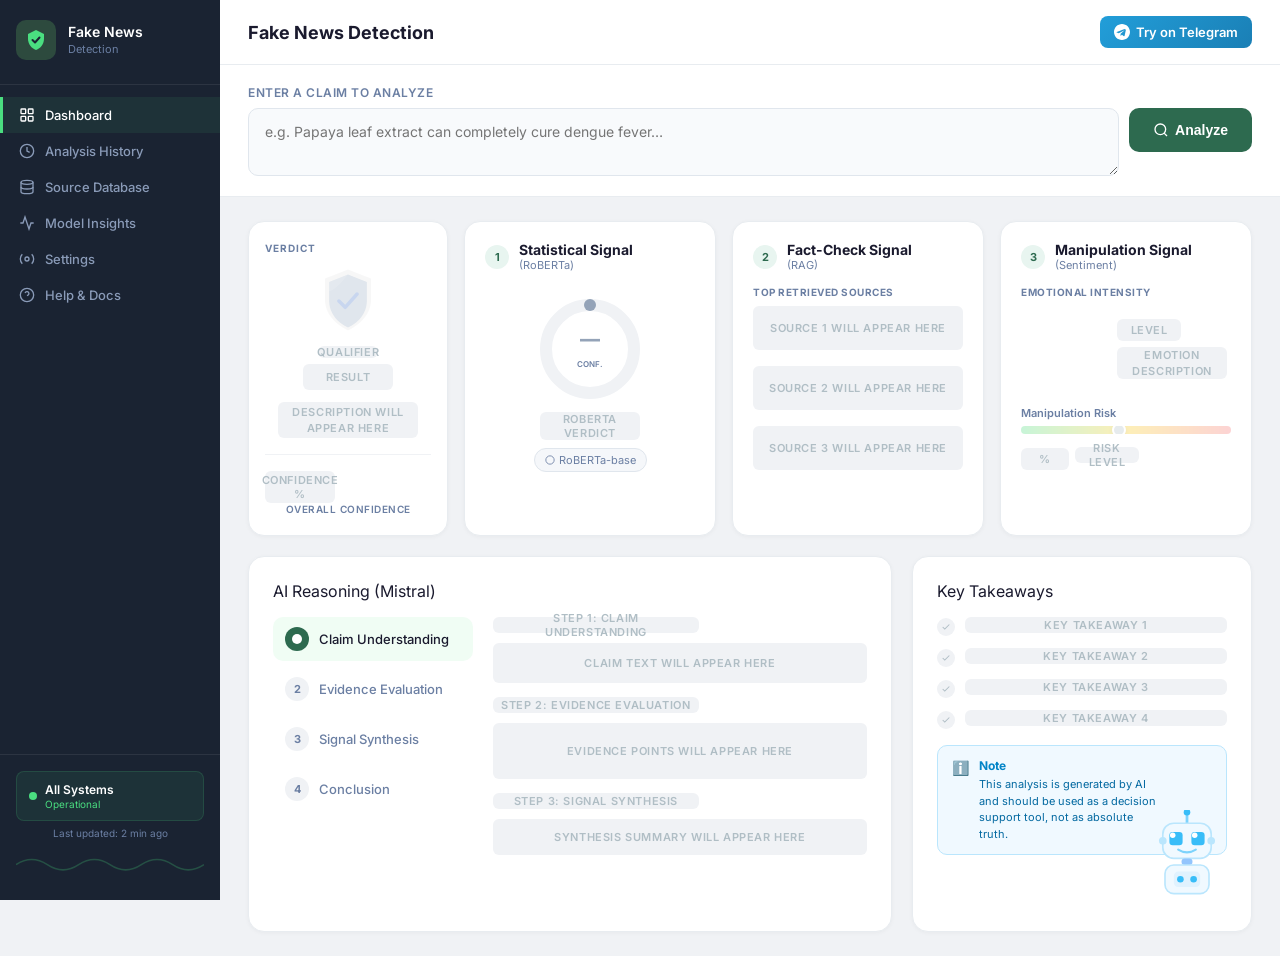
<file: src/api/templates/index.html>
<!DOCTYPE html>
<html lang="en">
<head>
<meta charset="UTF-8">
<meta name="viewport" content="width=device-width, initial-scale=1.0">
<title>Fake News Detection</title>
<link href="https://fonts.googleapis.com/css2?family=Inter:wght@300;400;500;600;700&display=swap" rel="stylesheet">
<style>
  * { margin: 0; padding: 0; box-sizing: border-box; }
  body { font-family: 'Inter', sans-serif; background: #f0f2f5; display: flex; min-height: 100vh; color: #1a1a2e; }

  /* ─── SIDEBAR ─── */
  .sidebar {
    width: 220px; min-height: 100vh; background: #1a2332;
    display: flex; flex-direction: column; padding: 0; position: fixed; left: 0; top: 0; bottom: 0;
    z-index: 100;
  }
  .sidebar-brand {
    display: flex; align-items: center; gap: 12px; padding: 20px 16px 24px;
    border-bottom: 1px solid rgba(255,255,255,0.08);
  }
  .brand-icon {
    width: 40px; height: 40px; background: #2d4a3e; border-radius: 10px;
    display: flex; align-items: center; justify-content: center; flex-shrink: 0;
  }
  .brand-icon svg { width: 24px; height: 24px; }
  .brand-text h2 { color: #fff; font-size: 14px; font-weight: 600; line-height: 1.2; }
  .brand-text p { color: #6b7fa3; font-size: 11px; margin-top: 2px; }

  .sidebar-nav { flex: 1; padding: 12px 0; }
  .nav-item {
    display: flex; align-items: center; gap: 10px; padding: 10px 16px;
    color: #8a9bb8; font-size: 13px; font-weight: 500; cursor: pointer;
    border-radius: 0; transition: all 0.15s; text-decoration: none;
    border-left: 3px solid transparent;
  }
  .nav-item:hover { background: rgba(255,255,255,0.05); color: #c8d6ef; }
  .nav-item.active { background: rgba(74,222,128,0.08); color: #fff; border-left-color: #4ade80; }
  .nav-item svg { width: 16px; height: 16px; flex-shrink: 0; }

  .sidebar-footer { padding: 16px; border-top: 1px solid rgba(255,255,255,0.08); }
  .system-status {
    display: flex; align-items: center; gap: 8px; padding: 10px 12px;
    background: rgba(74,222,128,0.08); border-radius: 8px; border: 1px solid rgba(74,222,128,0.15);
  }
  .status-dot { width: 8px; height: 8px; background: #4ade80; border-radius: 50%; flex-shrink: 0; }
  .status-text h4 { color: #fff; font-size: 12px; font-weight: 600; }
  .status-text p { color: #4ade80; font-size: 10px; margin-top: 1px; }
  .status-updated { color: #6b7fa3; font-size: 10px; margin-top: 6px; text-align: center; }
  .wave-line { margin-top: 10px; opacity: 0.4; }

  /* ─── MAIN CONTENT ─── */
  .main { margin-left: 220px; flex: 1; min-height: 100vh; }

  .topbar {
    background: #fff; padding: 16px 28px; display: flex; align-items: center;
    justify-content: space-between; border-bottom: 1px solid #e8ecf0; position: sticky; top: 0; z-index: 50;
  }
  .topbar h1 { font-size: 18px; font-weight: 700; color: #1a1a2e; }
  .topbar-actions { display: flex; gap: 10px; align-items: center; }
  .btn-telegram {
    display: flex; align-items: center; gap: 6px; padding: 8px 14px;
    background: linear-gradient(135deg, #229ED9, #1a7fb5); border-radius: 8px;
    color: #fff; font-size: 13px; font-weight: 600; text-decoration: none;
    transition: all 0.2s; cursor: pointer; border: none;
  }
  .btn-telegram:hover { opacity: 0.9; transform: translateY(-1px); box-shadow: 0 4px 12px rgba(34,158,217,0.3); }
  .btn-telegram svg { width: 16px; height: 16px; }

  .input-section { background: #fff; padding: 20px 28px; border-bottom: 1px solid #e8ecf0; }
  .input-label { font-size: 12px; font-weight: 600; color: #6b7fa3; text-transform: uppercase; letter-spacing: 0.5px; margin-bottom: 8px; }
  .input-box { display: flex; gap: 10px; align-items: flex-start; }
  .input-box textarea {
    flex: 1; padding: 12px 16px; border: 1.5px solid #e0e6ed; border-radius: 10px;
    font-size: 14px; color: #1a1a2e; font-family: inherit; resize: vertical;
    outline: none; transition: border 0.2s; background: #f8fafc;
    min-height: 52px; max-height: 200px; line-height: 1.5; overflow-y: auto;
  }
  .input-box textarea:focus { border-color: #4ade80; background: #fff; }
  .input-box .btn-analyze { margin-top: 0; align-self: flex-start; }
  .btn-analyze {
    padding: 14px 24px; background: #2d6a4f; border-radius: 10px; color: #fff;
    font-size: 14px; font-weight: 600; border: none; cursor: pointer; transition: all 0.2s;
    white-space: nowrap; display: flex; align-items: center; gap: 6px;
  }
  .btn-analyze:hover { background: #1e4d38; }

  .content { padding: 24px 28px; }
  .results-area { display: block; }
  .results-area.visible { display: block; }

  /* ─── SKELETON / PLACEHOLDER STATE ─── */
  .skeleton-block {
    background: #f0f2f5; border-radius: 6px; display: flex;
    align-items: center; justify-content: center;
  }
  .skeleton-label {
    font-size: 11px; font-weight: 600; color: #b0bec5;
    text-transform: uppercase; letter-spacing: 0.6px; text-align: center;
    padding: 0 8px;
  }
  .placeholder-state { opacity: 1; pointer-events: none; }
  .placeholder-state .verdict-shield svg path#shieldBody { fill: #e0e6ed; }
  .placeholder-state .verdict-shield svg polyline { stroke: #c8d6ef; }
  .placeholder-state .verdict-shield svg path:first-child { fill: rgba(0,0,0,0.03); }

  .top-row { display: grid; grid-template-columns: 200px 1fr 1fr 1fr; gap: 16px; margin-bottom: 20px; align-items: stretch; }

  .verdict-card {
    background: #fff; border-radius: 16px; padding: 20px 16px;
    display: flex; flex-direction: column; align-items: center; text-align: center;
    border: 1px solid #e8ecf0; box-shadow: 0 1px 4px rgba(0,0,0,0.04); min-width: 0;
  }
  .verdict-title { font-size: 10px; font-weight: 700; color: #6b7fa3; text-transform: uppercase; letter-spacing: 1px; margin-bottom: 12px; width: 100%; text-align: left; }
  .verdict-shield { width: 70px; height: 70px; display: flex; align-items: center; justify-content: center; margin-bottom: 10px; position: relative; }
  .verdict-shield svg { width: 70px; height: 70px; }
  .verdict-label { font-size: 10px; color: #f59e0b; font-weight: 700; text-transform: uppercase; letter-spacing: 1px; }
  .verdict-main { font-size: 20px; font-weight: 800; color: #1a1a2e; margin-top: 2px; word-break: break-word; max-width: 100%; }
  .verdict-desc { font-size: 11px; color: #6b7fa3; margin-top: 6px; line-height: 1.5; max-width: 100%; }
  .verdict-confidence { margin-top: 16px; padding-top: 16px; border-top: 1px solid #f0f2f5; width: 100%; }
  .verdict-confidence.spacious { margin-top: 24px; padding-top: 20px; }
  .confidence-num { font-size: 26px; font-weight: 800; color: #1a1a2e; }
  .confidence-label { font-size: 10px; color: #6b7fa3; text-transform: uppercase; letter-spacing: 0.5px; font-weight: 600; }

  .signal-card {
    background: #fff; border: 1px solid #e8ecf0; border-radius: 16px; padding: 20px;
    box-shadow: 0 1px 4px rgba(0,0,0,0.04); display: flex; flex-direction: column; min-width: 0;
  }
  .signal-header { display: flex; align-items: center; gap: 10px; margin-bottom: 14px; }
  .signal-num {
    width: 24px; height: 24px; border-radius: 50%; background: #e8f5f0;
    display: flex; align-items: center; justify-content: center;
    font-size: 11px; font-weight: 700; color: #2d6a4f; flex-shrink: 0;
  }
  .signal-name { font-size: 14px; font-weight: 700; color: #1a1a2e; line-height: 1.1; }
  .signal-sub { font-size: 11px; color: #6b7fa3; margin-top: 1px; }

  .source-link {
    text-decoration: none; cursor: pointer;
    transition: background 0.15s, border-color 0.15s, transform 0.1s;
    display: flex;
  }
  .source-link:hover { background: #f0fdf4 !important; border-color: #86efac !important; transform: translateX(2px); }
  .source-link:hover .source-name { color: #166534; text-decoration: underline; }
  .source-link::after { content: '↗'; font-size: 10px; color: #6b7fa3; margin-left: auto; padding-left: 6px; align-self: center; flex-shrink: 0; }

  .donut-wrap { display: flex; flex-direction: column; align-items: center; margin: 8px 0; }
  .donut { position: relative; width: 110px; height: 110px; }
  .donut svg { transform: rotate(-90deg); }
  .donut-center { position: absolute; top: 50%; left: 50%; transform: translate(-50%,-50%); text-align: center; }
  .donut-pct { font-size: 20px; font-weight: 800; color: #1a1a2e; display: block; }
  .donut-lbl { font-size: 8px; color: #6b7fa3; font-weight: 600; text-transform: uppercase; }
  .donut-desc { font-size: 12px; color: #1a1a2e; text-align: center; margin-top: 8px; font-weight: 500; }
  .donut-model { display: inline-flex; align-items: center; gap: 4px; margin-top: 8px; background: #f5f7fa; border: 1px solid #e0e6ed; border-radius: 20px; padding: 4px 10px; font-size: 11px; color: #6b7fa3; }

  .sources-list { display: flex; flex-direction: column; gap: 8px; }
  .source-item {
    display: flex; align-items: center; justify-content: space-between;
    padding: 8px 10px; background: #f8fafc; border-radius: 8px; border: 1px solid #e8ecf0;
  }
  .source-name { font-size: 12px; font-weight: 600; color: #1a1a2e; }
  .source-snippet { font-size: 10px; color: #6b7fa3; margin-top: 2px; }
  .trust-score { display: flex; flex-direction: column; align-items: flex-end; gap: 2px; }
  .trust-num { font-size: 16px; font-weight: 800; color: #1a1a2e; }
  .trust-badge { font-size: 9px; font-weight: 700; padding: 1px 6px; border-radius: 4px; }
  .trust-high { background: #dcfce7; color: #166534; }
  .trust-med { background: #fef9c3; color: #854d0e; }
  .view-all-btn {
    display: flex; align-items: center; justify-content: center; gap: 5px; margin-top: 10px;
    padding: 8px; border: 1px solid #e0e6ed; border-radius: 8px; width: 100%;
    font-size: 12px; color: #2d6a4f; font-weight: 600; cursor: pointer; background: none; transition: background 0.15s;
  }
  .view-all-btn:hover { background: #f0fdf4; }

  .emotion-icon { font-size: 32px; margin-bottom: 6px; }
  .emotion-level { font-size: 18px; font-weight: 800; color: #f59e0b; }
  .emotion-desc { font-size: 11px; color: #6b7fa3; margin-top: 4px; line-height: 1.5; }
  .manip-risk-label { font-size: 11px; font-weight: 600; color: #6b7fa3; margin-top: 14px; margin-bottom: 6px; }
  .risk-bar-wrap { position: relative; height: 8px; background: linear-gradient(to right, #4ade80, #facc15, #f87171); border-radius: 4px; overflow: hidden; }
  .risk-indicator { position: absolute; right: 8%; top: -3px; width: 14px; height: 14px; background: #ef4444; border-radius: 50%; border: 2px solid #fff; box-shadow: 0 1px 4px rgba(0,0,0,0.2); }
  .risk-pct { font-size: 16px; font-weight: 800; color: #ef4444; margin-top: 8px; }
  .risk-lbl { font-size: 10px; color: #ef4444; font-weight: 600; }

  .bottom-row { display: grid; grid-template-columns: 1fr 340px; gap: 20px; }

  .reasoning-card {
    background: #fff; border-radius: 16px; padding: 24px;
    border: 1px solid #e8ecf0; box-shadow: 0 1px 4px rgba(0,0,0,0.04);
  }
  .reasoning-layout { display: grid; grid-template-columns: 200px 1fr; gap: 20px; margin-top: 16px; }

  .steps-nav { display: flex; flex-direction: column; gap: 6px; }
  .step-item { display: flex; align-items: center; gap: 10px; padding: 10px 12px; border-radius: 10px; cursor: pointer; transition: background 0.15s; }
  .step-item.active { background: #f0fdf4; }
  .step-num { width: 24px; height: 24px; border-radius: 50%; display: flex; align-items: center; justify-content: center; font-size: 11px; font-weight: 700; flex-shrink: 0; }
  .step-num.active { background: #2d6a4f; color: #fff; }
  .step-num.inactive { background: #f0f2f5; color: #6b7fa3; }
  .step-label { font-size: 13px; color: #1a1a2e; font-weight: 500; }
  .step-item:not(.active) .step-label { color: #6b7fa3; }

  .reasoning-content h3 { font-size: 14px; font-weight: 700; color: #2d6a4f; margin-bottom: 6px; }
  .reasoning-content p { font-size: 13px; color: #374151; line-height: 1.6; margin-bottom: 12px; }
  .reasoning-content ul { list-style: none; padding: 0; }
  .reasoning-content li { font-size: 13px; color: #374151; line-height: 1.6; padding: 4px 0; display: flex; align-items: flex-start; gap: 8px; }
  .reasoning-content li::before { content: '•'; color: #2d6a4f; font-weight: 700; flex-shrink: 0; margin-top: 1px; }
  .fake-link { color: #ef4444; font-weight: 700; text-decoration: underline; }

  .takeaways-card {
    background: #fff; border-radius: 16px; padding: 24px;
    border: 1px solid #e8ecf0; box-shadow: 0 1px 4px rgba(0,0,0,0.04); overflow: visible;
  }
  .takeaway-list { margin-top: 16px; display: flex; flex-direction: column; gap: 12px; }
  .takeaway-item { display: flex; align-items: flex-start; gap: 10px; }
  .check-icon { width: 18px; height: 18px; background: #dcfce7; border-radius: 50%; display: flex; align-items: center; justify-content: center; flex-shrink: 0; margin-top: 1px; }
  .check-icon svg { width: 10px; height: 10px; stroke: #16a34a; stroke-width: 2.5; fill: none; }
  .takeaway-text { font-size: 13px; color: #374151; line-height: 1.5; }

  .note-box {
    margin-top: 16px; margin-bottom: 52px; background: #f0f9ff; border: 1px solid #bae6fd; border-radius: 10px;
    padding: 12px 70px 12px 14px; display: flex; gap: 10px; align-items: flex-start; position: relative;
  }
  .note-icon { color: #0284c7; font-size: 14px; flex-shrink: 0; margin-top: 1px; }
  .note-label { font-size: 12px; font-weight: 700; color: #0284c7; margin-bottom: 3px; }
  .note-text { font-size: 11px; color: #0369a1; line-height: 1.5; }
  .bot-avatar { position: absolute; bottom: -44px; right: 6px; width: 66px; height: 88px; display: flex; align-items: flex-end; justify-content: center; overflow: visible; }
</style>
</head>
<body>

<aside class="sidebar">
  <div class="sidebar-brand">
    <div class="brand-icon">
      <svg viewBox="0 0 24 24" fill="none">
        <path d="M12 2L4 6v5c0 5 3.5 9.5 8 11 4.5-1.5 8-6 8-11V6L12 2z" fill="#4ade80"/>
        <polyline points="8.5 12 11 14.5 15.5 9.5" stroke="#1a2332" stroke-width="2" stroke-linecap="round" stroke-linejoin="round"/>
      </svg>
    </div>
    <div class="brand-text">
      <h2>Fake News</h2>
      <p>Detection</p>
    </div>
  </div>
  <nav class="sidebar-nav">
    <a class="nav-item active" href="#">
      <svg viewBox="0 0 24 24" fill="none" stroke="currentColor" stroke-width="2"><rect x="3" y="3" width="7" height="7" rx="1"/><rect x="14" y="3" width="7" height="7" rx="1"/><rect x="3" y="14" width="7" height="7" rx="1"/><rect x="14" y="14" width="7" height="7" rx="1"/></svg>
      Dashboard
    </a>
    <a class="nav-item" href="#">
      <svg viewBox="0 0 24 24" fill="none" stroke="currentColor" stroke-width="2"><circle cx="12" cy="12" r="10"/><polyline points="12 6 12 12 16 14"/></svg>
      Analysis History
    </a>
    <a class="nav-item" href="#">
      <svg viewBox="0 0 24 24" fill="none" stroke="currentColor" stroke-width="2"><ellipse cx="12" cy="5" rx="9" ry="3"/><path d="M21 12c0 1.66-4 3-9 3s-9-1.34-9-3"/><path d="M3 5v14c0 1.66 4 3 9 3s9-1.34 9-3V5"/></svg>
      Source Database
    </a>
    <a class="nav-item" href="#">
      <svg viewBox="0 0 24 24" fill="none" stroke="currentColor" stroke-width="2"><polyline points="22 12 18 12 15 21 9 3 6 12 2 12"/></svg>
      Model Insights
    </a>
    <a class="nav-item" href="#">
      <svg viewBox="0 0 24 24" fill="none" stroke="currentColor" stroke-width="2"><circle cx="12" cy="12" r="3"/><path d="M19.07 4.93a10 10 0 0 1 0 14.14"/><path d="M4.93 4.93a10 10 0 0 0 0 14.14"/></svg>
      Settings
    </a>
    <a class="nav-item" href="#">
      <svg viewBox="0 0 24 24" fill="none" stroke="currentColor" stroke-width="2"><circle cx="12" cy="12" r="10"/><path d="M9.09 9a3 3 0 0 1 5.83 1c0 2-3 3-3 3"/><line x1="12" y1="17" x2="12.01" y2="17"/></svg>
      Help &amp; Docs
    </a>
  </nav>
  <div class="sidebar-footer">
    <div class="system-status">
      <div class="status-dot"></div>
      <div class="status-text">
        <h4>All Systems</h4>
        <p>Operational</p>
      </div>
    </div>
    <p class="status-updated">Last updated: 2 min ago</p>
    <svg class="wave-line" viewBox="0 0 180 30" fill="none" xmlns="http://www.w3.org/2000/svg">
      <path d="M0 15 Q15 5 30 15 Q45 25 60 15 Q75 5 90 15 Q105 25 120 15 Q135 5 150 15 Q165 25 180 15" stroke="#4ade80" stroke-width="1.5" fill="none" opacity="0.6"/>
    </svg>
  </div>
</aside>

<main class="main">
  <div class="topbar">
    <h1>Fake News Detection</h1>
    <div class="topbar-actions">
      <a href="https://t.me/YourBotUsername" target="_blank" class="btn-telegram">
        <svg viewBox="0 0 24 24" fill="currentColor"><path d="M12 0C5.37 0 0 5.37 0 12s5.37 12 12 12 12-5.37 12-12S18.63 0 12 0zm5.94 8.17l-2.04 9.6c-.15.67-.54.84-1.09.52l-3-2.21-1.45 1.4c-.16.16-.3.3-.61.3l.21-3.04 5.54-5.01c.24-.21-.05-.33-.37-.12L7.06 13.7l-2.95-.92c-.64-.2-.65-.64.13-.95l11.53-4.45c.53-.19 1 .13.17.79z"/></svg>
        Try on Telegram
      </a>
    </div>
  </div>

  <div class="input-section">
    <div class="input-label">Enter a claim to analyze</div>
    <div class="input-box">
      <textarea placeholder="e.g. Papaya leaf extract can completely cure dengue fever…" id="claimInput"></textarea>
      <button class="btn-analyze" id="analyzeBtn" onclick="analyzeClick()">
        <svg viewBox="0 0 24 24" fill="none" stroke="currentColor" stroke-width="2" width="16" height="16"><circle cx="11" cy="11" r="8"/><line x1="21" y1="21" x2="16.65" y2="16.65"/></svg>
        Analyze
      </button>
    </div>
  </div>

  <div class="content">
    <div class="results-area" id="resultsArea">
    <div class="top-row">
      <div class="verdict-card placeholder-state" id="verdictCard">
        <div class="verdict-title">VERDICT</div>
        <div class="verdict-shield" id="verdictShield">
          <svg viewBox="0 0 90 100" fill="none">
            <path d="M45 5 L12 18 L12 48 C12 68 27 84 45 92 C63 84 78 68 78 48 L78 18 Z" fill="rgba(74,222,128,0.18)"/>
            <path id="shieldBody" d="M45 12 L18 23 L18 50 C18 67 30 81 45 88 C60 81 72 67 72 50 L72 23 Z" fill="#e0e6ed"/>
            <path d="M45 12 L18 23 L18 36 C28 34 38 20 45 12Z" fill="rgba(255,255,255,0.15)"/>
            <polyline points="32,50 41,59 58,40" stroke="#c8d6ef" stroke-width="5" stroke-linecap="round" stroke-linejoin="round" fill="none"/>
          </svg>
        </div>
        <div class="verdict-label" id="verdictLabel">
          <div class="skeleton-block" style="width:60px;height:12px;"><span class="skeleton-label">Qualifier</span></div>
        </div>
        <div class="verdict-main" id="verdictMain">
          <div class="skeleton-block" style="width:90px;height:26px;margin-top:4px;"><span class="skeleton-label">Result</span></div>
        </div>
        <div class="verdict-desc" id="verdictDesc">
          <div class="skeleton-block" style="width:140px;height:36px;margin-top:6px;"><span class="skeleton-label">Description will appear here</span></div>
        </div>
        <div class="verdict-confidence" id="verdictConfidence">
          <div class="confidence-num" id="confidenceNum">
            <div class="skeleton-block" style="width:70px;height:32px;"><span class="skeleton-label">Confidence %</span></div>
          </div>
          <div class="confidence-label">Overall Confidence</div>
        </div>
      </div>


      <!-- ① Statistical Signal (RoBERTa) -->
      <div class="signal-card">
            <div class="signal-header">
              <div class="signal-num">1</div>
              <div>
                <div class="signal-name">Statistical Signal</div>
                <div class="signal-sub">(RoBERTa)</div>
              </div>
            </div>
            <div class="donut-wrap" id="robertaGaugeWrap">
              <div class="donut" id="robertaDonut">
                <svg width="110" height="110" viewBox="0 0 110 110" style="transform:rotate(-90deg);">
                  <circle cx="55" cy="55" r="44" fill="none" stroke="#f0f2f5" stroke-width="12"/>
                  <circle id="robertaArc" cx="55" cy="55" r="44" fill="none"
                    stroke="#94a3b8" stroke-width="12"
                    stroke-dasharray="0 276.46" stroke-linecap="round"/>
                </svg>
                <div class="donut-center">
                  <span class="donut-pct" id="robertaPct" style="color:#94a3b8;">—</span>
                  <span class="donut-lbl">Conf.</span>
                </div>
              </div>
              <div class="donut-desc" id="robertaDesc">
                <div class="skeleton-block" style="width:100px;height:28px;"><span class="skeleton-label">RoBERTa verdict</span></div>
              </div>
              <div class="donut-model">
                <svg viewBox="0 0 24 24" width="10" height="10" fill="none" stroke="currentColor" stroke-width="2"><circle cx="12" cy="12" r="10"/></svg>
                RoBERTa-base
              </div>
            </div>
          </div><!-- /signal-card roberta -->

      <!-- ② Fact-Check Signal (RAG) -->
      <div class="signal-card">
            <div class="signal-header">
              <div class="signal-num">2</div>
              <div>
                <div class="signal-name">Fact-Check Signal</div>
                <div class="signal-sub">(RAG)</div>
              </div>
            </div>
            <div style="font-size:10px;font-weight:700;color:#6b7fa3;text-transform:uppercase;letter-spacing:0.5px;margin-bottom:8px;">Top Retrieved Sources</div>
            <div class="sources-list" id="sourcesList">
              <div class="skeleton-block" style="height:44px;"><span class="skeleton-label">Source 1 will appear here</span></div>
              <div class="skeleton-block" style="height:44px;margin-top:8px;"><span class="skeleton-label">Source 2 will appear here</span></div>
              <div class="skeleton-block" style="height:44px;margin-top:8px;"><span class="skeleton-label">Source 3 will appear here</span></div>
            </div>
          </div><!-- /signal-card rag -->

      <!-- ③ Manipulation Signal (Sentiment) -->
          <div class="signal-card">
            <div class="signal-header">
              <div class="signal-num">3</div>
              <div>
                <div class="signal-name">Manipulation Signal</div>
                <div class="signal-sub">(Sentiment)</div>
              </div>
            </div>
            <div style="font-size:10px;font-weight:700;color:#6b7fa3;text-transform:uppercase;letter-spacing:0.5px;margin-bottom:8px;">Emotional Intensity</div>
            <div style="display:flex;align-items:center;gap:10px;">
              <div id="weatherIconWrap" style="flex-shrink:0;width:86px;height:86px;display:flex;align-items:center;justify-content:center;opacity:0.25;"></div>
              <div>
                <div class="emotion-level" id="emotionLevel">
                  <div class="skeleton-block" style="width:64px;height:22px;"><span class="skeleton-label">Level</span></div>
                </div>
                <div class="emotion-desc" id="emotionDesc">
                  <div class="skeleton-block" style="width:110px;height:32px;margin-top:6px;"><span class="skeleton-label">Emotion description</span></div>
                </div>
              </div>
            </div>
            <div class="manip-risk-label">Manipulation Risk</div>
            <div class="risk-bar-wrap" style="opacity:0.3;">
              <div class="risk-indicator" id="riskIndicator" style="right:50%;background:#b0bec5;"></div>
            </div>
            <div style="display:flex;align-items:center;gap:6px;margin-top:6px;">
              <div class="risk-pct" id="riskPct">
                <div class="skeleton-block" style="width:48px;height:22px;"><span class="skeleton-label">%</span></div>
              </div>
              <div class="risk-lbl" id="riskLbl">
                <div class="skeleton-block" style="width:64px;height:16px;"><span class="skeleton-label">Risk level</span></div>
              </div>
            </div>
          </div><!-- /signal-card manipulation -->
    </div><!-- /top-row -->

    <div class="bottom-row">
      <div class="reasoning-card">
        <div class="section-title">AI Reasoning (Mistral)</div>
        <div class="reasoning-layout">
          <div class="steps-nav">
            <div class="step-item active">
              <div class="step-num active">
                <svg viewBox="0 0 24 24" fill="currentColor" width="12" height="12"><circle cx="12" cy="12" r="10"/></svg>
              </div>
              <div class="step-label">Claim Understanding</div>
            </div>
            <div class="step-item">
              <div class="step-num inactive">2</div>
              <div class="step-label">Evidence Evaluation</div>
            </div>
            <div class="step-item">
              <div class="step-num inactive">3</div>
              <div class="step-label">Signal Synthesis</div>
            </div>
            <div class="step-item">
              <div class="step-num inactive">4</div>
              <div class="step-label">Conclusion</div>
            </div>
          </div>
          <div class="reasoning-content" id="reasoningContent">
            <div class="skeleton-block" style="height:16px;width:55%;margin-bottom:10px;"><span class="skeleton-label">Step 1: Claim Understanding</span></div>
            <div class="skeleton-block" style="height:40px;margin-bottom:14px;"><span class="skeleton-label">Claim text will appear here</span></div>
            <div class="skeleton-block" style="height:16px;width:55%;margin-bottom:10px;"><span class="skeleton-label">Step 2: Evidence Evaluation</span></div>
            <div class="skeleton-block" style="height:56px;margin-bottom:14px;"><span class="skeleton-label">Evidence points will appear here</span></div>
            <div class="skeleton-block" style="height:16px;width:55%;margin-bottom:10px;"><span class="skeleton-label">Step 3: Signal Synthesis</span></div>
            <div class="skeleton-block" style="height:36px;"><span class="skeleton-label">Synthesis summary will appear here</span></div>
          </div>
        </div>
      </div>

      <div class="takeaways-card">
        <div class="section-title">Key Takeaways</div>
        <div class="takeaway-list" id="takeawayList">
          <div class="takeaway-item">
            <div class="check-icon" style="background:#f0f2f5;"><svg viewBox="0 0 24 24"><polyline points="20 6 9 17 4 12" stroke="#b0bec5"/></svg></div>
            <div class="skeleton-block" style="flex:1;height:16px;"><span class="skeleton-label">Key takeaway 1</span></div>
          </div>
          <div class="takeaway-item">
            <div class="check-icon" style="background:#f0f2f5;"><svg viewBox="0 0 24 24"><polyline points="20 6 9 17 4 12" stroke="#b0bec5"/></svg></div>
            <div class="skeleton-block" style="flex:1;height:16px;"><span class="skeleton-label">Key takeaway 2</span></div>
          </div>
          <div class="takeaway-item">
            <div class="check-icon" style="background:#f0f2f5;"><svg viewBox="0 0 24 24"><polyline points="20 6 9 17 4 12" stroke="#b0bec5"/></svg></div>
            <div class="skeleton-block" style="flex:1;height:16px;"><span class="skeleton-label">Key takeaway 3</span></div>
          </div>
          <div class="takeaway-item">
            <div class="check-icon" style="background:#f0f2f5;"><svg viewBox="0 0 24 24"><polyline points="20 6 9 17 4 12" stroke="#b0bec5"/></svg></div>
            <div class="skeleton-block" style="flex:1;height:16px;"><span class="skeleton-label">Key takeaway 4</span></div>
          </div>
        </div>
        <div class="note-box">
          <div class="note-icon">ℹ️</div>
          <div>
            <div class="note-label">Note</div>
            <div class="note-text">This analysis is generated by AI and should be used as a decision support tool, not as absolute truth.</div>
          </div>
          <div class="bot-avatar">
            <svg viewBox="0 0 60 80" fill="none" width="66" height="88">
              <!-- antenna -->
              <line x1="30" y1="2" x2="30" y2="12" stroke="#7dd3fc" stroke-width="2.5" stroke-linecap="round"/>
              <circle cx="30" cy="2" r="3" fill="#38bdf8"/>
              <!-- head -->
              <rect x="8" y="12" width="44" height="32" rx="10" fill="#f0f9ff"/>
              <rect x="8" y="12" width="44" height="32" rx="10" fill="none" stroke="#bae6fd" stroke-width="1.5"/>
              <!-- eyes -->
              <rect x="14" y="20" width="12" height="12" rx="3" fill="#38bdf8"/>
              <circle cx="17" cy="23" r="2.5" fill="white"/>
              <rect x="34" y="20" width="12" height="12" rx="3" fill="#38bdf8"/>
              <circle cx="37" cy="23" r="2.5" fill="white"/>
              <!-- smile -->
              <path d="M22 36 Q30 41 38 36" stroke="#7dd3fc" stroke-width="2" stroke-linecap="round" fill="none"/>
              <!-- ears -->
              <circle cx="8" cy="28" r="3.5" fill="#bae6fd"/>
              <circle cx="52" cy="28" r="3.5" fill="#bae6fd"/>
              <!-- neck -->
              <rect x="25" y="44" width="10" height="6" rx="3" fill="#93c5fd"/>
              <!-- body -->
              <rect x="10" y="50" width="40" height="26" rx="8" fill="#f0f9ff" stroke="#bae6fd" stroke-width="1.5"/>
              <rect x="18" y="56" width="24" height="14" rx="4" fill="#e0f2fe"/>
              <!-- buttons -->
              <circle cx="24" cy="63" r="3" fill="#38bdf8"/>
              <circle cx="36" cy="63" r="3" fill="#38bdf8"/>
            </svg>
          </div>
        </div>
      </div>
    </div><!-- /bottom-row -->
    </div><!-- /results-area -->
  </div><!-- /content -->


</main>

<script>
// ─── Source normalisation helpers ─────────────────────────────────────────────

/**
 * Maps a URL string to a human-readable label using the hostname.
 * Falls back to the raw hostname if no known brand is matched.
 */
function domainLabel(rawUrl) {
  try {
    const host = new URL(rawUrl).hostname.replace(/^www\./, '');
    if (host.includes('who.int'))       return 'WHO – Official Health Resource';
    if (host.includes('healthline'))    return 'Healthline – Health & Medicine';
    if (host.includes('webmd'))         return 'WebMD – Medical Reference';
    if (host.includes('reuters'))       return 'Reuters – News Agency';
    if (host.includes('bbc'))           return 'BBC – News';
    if (host.includes('snopes'))        return 'Snopes – Fact Checker';
    if (host.includes('factcheck'))     return 'FactCheck.org';
    if (host.includes('politifact'))    return 'PolitiFact – Fact Checker';
    if (host.includes('cdc.gov'))       return 'CDC – Centers for Disease Control';
    if (host.includes('nih.gov') || host.includes('pubmed')) return 'NIH / PubMed – Medical Research';
    if (host.includes('apnews'))        return 'AP News – Associated Press';
    return host;
  } catch {
    return rawUrl; // not a valid URL — return as-is
  }
}

/**
 * Returns a label from a plain string that may be a URL, a domain fragment,
 * or a free-text name.
 */
function labelFromString(s) {
  if (s.startsWith('http://') || s.startsWith('https://')) return domainLabel(s);
  // Domain-fragment matching (e.g. "who.int" supplied without scheme)
  if (s.includes('who.int'))       return 'WHO – Official Health Resource';
  if (s.includes('healthline'))    return 'Healthline – Health & Medicine';
  if (s.includes('webmd'))         return 'WebMD – Medical Reference';
  if (s.includes('reuters'))       return 'Reuters – News Agency';
  if (s.includes('bbc'))           return 'BBC – News';
  if (s.includes('snopes'))        return 'Snopes – Fact Checker';
  if (s.includes('factcheck'))     return 'FactCheck.org';
  if (s.includes('politifact'))    return 'PolitiFact – Fact Checker';
  if (s.includes('cdc'))           return 'CDC – Centers for Disease Control';
  if (s.includes('nih') || s.includes('pubmed')) return 'NIH / PubMed – Medical Research';
  if (s.includes('apnews'))        return 'AP News – Associated Press';
  return s; // plain label — use verbatim
}

/**
 * Normalises any source entry (string OR object) into a consistent shape:
 *   { url: string, title: string, snippet: string, score: number|null }
 *
 * This is the single place that defends against the startsWith TypeError.
 */
function normaliseSource(src, idx) {
  // ── String source ──────────────────────────────────────────────────────────
  if (typeof src === 'string') {
    const isUrl = src.startsWith('http://') || src.startsWith('https://');
    return {
      url:     isUrl ? src : '#',
      title:   labelFromString(src),
      snippet: '',
      score:   null,
    };
  }

  // ── Object source ──────────────────────────────────────────────────────────
  // Safely extract the URL — guard against the field itself being non-string.
  const rawUrl = (
    (typeof src.url    === 'string' ? src.url    : '') ||
    (typeof src.link   === 'string' ? src.link   : '') ||
    (typeof src.source === 'string' ? src.source : '')
  );
  const isUrl = rawUrl.startsWith('http://') || rawUrl.startsWith('https://');

  // Build title: prefer an explicit title field, then derive from URL/source.
  let title = '';
  if (typeof src.title === 'string' && src.title.trim()) {
    title = src.title.trim();
  } else if (isUrl) {
    title = domainLabel(rawUrl);
  } else if (typeof src.source === 'string' && src.source.trim()) {
    title = labelFromString(src.source.trim());
  } else {
    title = `Reference Source ${idx + 1}`;
  }

  // Snippet: try multiple field names.
  const snippet = (
    (typeof src.snippet  === 'string' ? src.snippet  : '') ||
    (typeof src.content  === 'string' ? src.content  : '') ||
    (typeof src.text     === 'string' ? src.text     : '')
  ).trim();

  return {
    url:     isUrl ? rawUrl : '#',
    title,
    snippet,
    score:   src.score != null ? src.score : null,
  };
}

// ─── renderSources ────────────────────────────────────────────────────────────

/**
 * Compute a realistic trust score from domain/title when the backend
 * doesn't supply one. Gov & official = 92-95, News = 80-85, others = 70.
 */
function domainTrustScore(title, url) {
  const s = ((url || '') + (title || '')).toLowerCase();
  if (s.includes('wikipedia') || s.includes('.gov') || s.includes('.int') ||
      s.includes('who.') || s.includes('cdc.') || s.includes('nih.') ||
      s.includes('nasa.') || s.includes('un.org') || s.includes('news.un'))
    return 92 + Math.floor(Math.random() * 4);           // 92-95
  if (s.includes('reuters') || s.includes('bbc') || s.includes('apnews') ||
      s.includes('theguardian') || s.includes('nytimes') || s.includes('news.un'))
    return 82 + Math.floor(Math.random() * 4);           // 82-85
  if (s.includes('snopes') || s.includes('factcheck') || s.includes('politifact') ||
      s.includes('healthline') || s.includes('webmd') || s.includes('pubmed') ||
      s.includes('mayoclinic'))
    return 80 + Math.floor(Math.random() * 4);           // 80-83
  return 70;
}

function renderSources(sources) {
  const list = document.getElementById('sourcesList');

  if (!Array.isArray(sources) || sources.length === 0) {
    list.innerHTML = '<div style="font-size:12px;color:#6b7fa3;padding:8px 0;">No sources retrieved.</div>';
    return;
  }

  list.innerHTML = sources.slice(0, 3).map((raw, idx) => {
    const src        = normaliseSource(raw, idx);
    const score      = src.score != null ? Math.round(src.score * 100) : domainTrustScore(src.title, src.url);
    const trustClass = score >= 80 ? 'trust-high' : score >= 60 ? 'trust-med' : 'trust-low';
    const trustLabel = score >= 80 ? 'High Trust'  : score >= 60 ? 'Medium Trust' : 'Low Trust';
    const snippet    = src.snippet.slice(0, 52);
    const hasUrl     = src.url !== '#';

    return `
      <a class="source-item source-link"
         href="${hasUrl ? src.url : '#'}"
         target="${hasUrl ? '_blank' : '_self'}"
         rel="noopener noreferrer"
         ${!hasUrl ? 'onclick="return false"' : ''}>
        <div style="flex:1;min-width:0;">
          <div class="source-name">${src.title}</div>
          ${snippet ? `<div class="source-snippet">${snippet}${src.snippet.length > 52 ? '…' : ''}</div>` : ''}
        </div>
        <div class="trust-score" style="margin-left:8px;">
          <div class="trust-num">${score}</div>
          <div class="trust-badge ${trustClass}">${trustLabel}</div>
        </div>
      </a>`;
  }).join('');
}

// ─── Loading state ────────────────────────────────────────────────────────────
function setLoading(on) {
  const btn      = document.getElementById('analyzeBtn');
  const textarea = document.getElementById('claimInput');
  if (on) {
    btn.disabled = true;
    btn.innerHTML = `
      <svg width="16" height="16" viewBox="0 0 24 24" fill="none" stroke="currentColor" stroke-width="2"
        style="animation:spin 1s linear infinite">
        <path d="M21 12a9 9 0 1 1-6.219-8.56"/>
      </svg> Analyzing…`;
    textarea.disabled = true;
  } else {
    btn.disabled = false;
    btn.innerHTML = `
      <svg viewBox="0 0 24 24" fill="none" stroke="currentColor" stroke-width="2" width="16" height="16">
        <circle cx="11" cy="11" r="8"/><line x1="21" y1="21" x2="16.65" y2="16.65"/>
      </svg> Analyze`;
    textarea.disabled = false;
  }
}

// ─── Verdict helpers ──────────────────────────────────────────────────────────

/**
 * Convert any raw backend label to a friendly display string (no snake_case).
 */
function friendlyLabel(raw) {
  const map = {
    'FALSE_FABRICATED':    'False / Fabricated',
    'CONTRADICTED':        'Contradicted',
    'MISLEADING_FRAMING':  'Misleading Framing',
    'UNSUPPORTED':         'Unsupported',
    'PARTIALLY_SUPPORTED': 'Partially Supported',
    'SUPPORTED':           'Supported',
    'REAL':                'Real',
    'FAKE':                'Fake',
  };
  const key = (raw || '').toUpperCase().trim();
  return map[key] || (raw || '');
}

/**
 * IMPORTANT: Use EXACT matches first so "UNSUPPORTED" never accidentally
 * matches the "SUPPORTED" green branch.
 * Green = REAL / SUPPORTED / PARTIALLY_SUPPORTED only.
 * Red   = everything else (FAKE, UNSUPPORTED, CONTRADICTED, MISLEADING, FALSE_FABRICATED).
 */
function getVerdictMeta(label) {
  const l = (label || '').toUpperCase().trim();

  // ── GREEN: verified claims only ───────────────────────────────────────────
  if (l === 'REAL' || l === 'TRUE' || l === 'SUPPORTED' || l === 'PARTIALLY_SUPPORTED')
    return { qualifier: 'LIKELY', main: 'REAL', shieldColor: '#4ade80',
      desc: 'Verified claim. Content aligns with scientific consensus.' };

  // ── RED: fabricated / invented ────────────────────────────────────────────
  if (l === 'FALSE_FABRICATED')
    return { qualifier: '', main: 'False / Fabricated', shieldColor: '#dc2626',
      desc: 'Entirely fabricated. Documented reality directly contradicts this claim.', smallFont: true };

  // ── RED: actively contradicted ────────────────────────────────────────────
  if (l === 'CONTRADICTED' || l === 'FAKE')
    return { qualifier: 'LIKELY', main: 'FAKE', shieldColor: '#ef4444',
      desc: 'High risk of misinformation. Claim contradicted by evidence or science.' };

  // ── AMBER: misleading framing ─────────────────────────────────────────────
  if (l === 'MISLEADING_FRAMING' || l.includes('MISLEAD'))
    return { qualifier: 'POSSIBLY', main: 'MISLEADING', shieldColor: '#f59e0b',
      desc: 'Factually incomplete or framed to mislead. Verify with primary sources.' };

  // ── RED: unsupported — no evidence = treat as risk (per user requirement) ──
  if (l === 'UNSUPPORTED' || l === 'UNVERIFIED' || l === 'UNCERTAIN')
    return { qualifier: '', main: 'UNSUPPORTED', shieldColor: '#ef4444',
      desc: 'No credible evidence found. Treat as unverified — high caution advised.', smallFont: true };

  // ── Fallback ──────────────────────────────────────────────────────────────
  return { qualifier: '', main: friendlyLabel(label), shieldColor: '#f59e0b',
    desc: 'Analysis complete. Review the signals below.' };
}

// ─── Risk bar ─────────────────────────────────────────────────────────────────
function setRiskBar(riskLabel, manipAnalysis) {
  // linguistic_override is a descriptive string (not "high"/"medium"/"low").
  // When it is non-empty the backend has already elevated manipulation_risk, so
  // we read the final risk directly from manipulation_risk and flag the override.
  const hasOverride   = manipAnalysis && manipAnalysis.linguistic_override
    ? manipAnalysis.linguistic_override.trim().length > 0
    : false;

  // Use the backend's final risk string (already normalised to LOW/MEDIUM/HIGH).
  const effectiveRisk = (riskLabel || 'medium').toLowerCase();

  const riskMap  = { low: 15, medium: 50, high: 85 };
  const colorMap = { low: '#4ade80', medium: '#f59e0b', high: '#ef4444' };
  const pct   = riskMap[effectiveRisk]  ?? 50;
  const color = colorMap[effectiveRisk] ?? '#f59e0b';

  // When the override is active and risk is HIGH, always show ALARMIST label.
  let levelLabel;
  if (effectiveRisk === 'high' && hasOverride) {
    levelLabel = 'ALARMIST';
  } else if (effectiveRisk === 'high') {
    levelLabel = 'HIGH';
  } else if (effectiveRisk === 'medium') {
    levelLabel = 'MEDIUM';
  } else {
    levelLabel = 'LOW';
  }

  document.getElementById('riskIndicator').style.right      = (100 - pct) + '%';
  document.getElementById('riskIndicator').style.background = color;
  document.getElementById('riskIndicator').style.position   = 'absolute';
  document.getElementById('riskIndicator').closest('.risk-bar-wrap').style.opacity = '1';
  document.getElementById('riskPct').innerHTML = `<span style="font-size:16px;font-weight:800;color:${color}">${pct}%</span>`;
  document.getElementById('riskLbl').innerHTML = `<span style="font-size:10px;font-weight:600;color:${color}">${levelLabel} Risk</span>`;

  // ── Emotional Intensity header ──────────────────────────────────────────────
  // When risk is HIGH (with or without override), always show HIGH/ALARMIST in red.
  const emotionEl = document.getElementById('emotionLevel');
  emotionEl.innerHTML = `<span style="color:${color};font-size:18px;font-weight:800;">${levelLabel}</span>`;

  // ── Human-readable description ──────────────────────────────────────────────
  const descEl = document.getElementById('emotionDesc');
  let friendlyDesc;
  if (effectiveRisk === 'high') {
    friendlyDesc = hasOverride
      ? 'Alarmist style detected <em>(Linguistic Override)</em>. Initial neutral scan revised.'
      : 'Very emotional language detected. This text may be trying to manipulate rather than inform.';
  } else if (effectiveRisk === 'medium') {
    const emotion = manipAnalysis && manipAnalysis.primary_emotion ? manipAnalysis.primary_emotion.toLowerCase() : null;
    friendlyDesc = emotion
      ? `Some <strong>${emotion}</strong> tone present. Treat with mild caution.`
      : 'Moderate emotional language. Some bias may be present.';
  } else {
    const subjectivity = manipAnalysis && manipAnalysis.subjectivity_score != null ? manipAnalysis.subjectivity_score : null;
    friendlyDesc = subjectivity != null && subjectivity < 0.3
      ? 'Language is mostly factual and neutral — low risk of emotional manipulation.'
      : 'Low emotional intensity detected. Text appears largely objective.';
  }
  descEl.innerHTML = `<span style="font-size:11px;color:#6b7fa3;line-height:1.5;">${friendlyDesc}</span>`;

  // ── Weather icon: swap based on risk level ──────────────────────────────────
  const iconWrap = document.getElementById('weatherIconWrap');
  if (iconWrap) {
    // LOW → sunny  |  MEDIUM → partly cloudy  |  HIGH → storm
    const sunSvg = `<svg width="86" height="86" viewBox="0 0 52 52" fill="none">
      <circle cx="26" cy="26" r="10" fill="#fbbf24"/>
      <line x1="26" y1="4"  x2="26" y2="10" stroke="#fbbf24" stroke-width="2.5" stroke-linecap="round"/>
      <line x1="26" y1="42" x2="26" y2="48" stroke="#fbbf24" stroke-width="2.5" stroke-linecap="round"/>
      <line x1="4"  y1="26" x2="10" y2="26" stroke="#fbbf24" stroke-width="2.5" stroke-linecap="round"/>
      <line x1="42" y1="26" x2="48" y2="26" stroke="#fbbf24" stroke-width="2.5" stroke-linecap="round"/>
      <line x1="9"  y1="9"  x2="13" y2="13" stroke="#fbbf24" stroke-width="2.5" stroke-linecap="round"/>
      <line x1="39" y1="39" x2="43" y2="43" stroke="#fbbf24" stroke-width="2.5" stroke-linecap="round"/>
      <line x1="43" y1="9"  x2="39" y2="13" stroke="#fbbf24" stroke-width="2.5" stroke-linecap="round"/>
      <line x1="9"  y1="43" x2="13" y2="39" stroke="#fbbf24" stroke-width="2.5" stroke-linecap="round"/>
    </svg>`;

    const partlySvg = `<svg width="86" height="86" viewBox="0 0 52 52" fill="none">
      <circle cx="20" cy="20" r="9" fill="#fbbf24" opacity="0.9"/>
      <line x1="20" y1="5"  x2="20" y2="9"  stroke="#fbbf24" stroke-width="2" stroke-linecap="round"/>
      <line x1="5"  y1="20" x2="9"  y2="20" stroke="#fbbf24" stroke-width="2" stroke-linecap="round"/>
      <line x1="9"  y1="9"  x2="12" y2="12" stroke="#fbbf24" stroke-width="2" stroke-linecap="round"/>
      <line x1="31" y1="9"  x2="28" y2="12" stroke="#fbbf24" stroke-width="2" stroke-linecap="round"/>
      <path d="M12 34 Q11 27 17 24 Q18 18 25 18 Q30 17 33 22 Q37 21 39 26 Q43 27 42 33 Q42 38 37 38 L14 38 Q10 38 12 34Z" fill="#cbd5e1"/>
      <path d="M10 37 Q9 31 14 29 Q15 24 21 24 Q25 23 28 27 Q31 26 33 30 Q36 31 35 36 Q35 40 31 40 L12 40 Q8 40 10 37Z" fill="#e2e8f0"/>
    </svg>`;

    const stormSvg = `<svg width="86" height="86" viewBox="0 0 52 52" fill="none">
      <ellipse cx="26" cy="30" rx="18" ry="12" fill="#2d2d2d" opacity="0.3"/>
      <path d="M10 28 Q8 20 15 17 Q16 10 24 10 Q30 8 34 13 Q40 12 42 18 Q47 19 46 26 Q46 32 40 33 L12 33 Q7 33 10 28Z" fill="#374151"/>
      <circle cx="20" cy="17" r="7" fill="#4b5563"/>
      <circle cx="28" cy="14" r="8" fill="#374151"/>
      <circle cx="36" cy="18" r="6" fill="#4b5563"/>
      <rect x="10" y="26" width="32" height="8" rx="4" fill="#1f2937"/>
      <ellipse cx="20" cy="24" rx="3.5" ry="3" fill="#111827"/>
      <circle cx="21" cy="23" r="1" fill="#f87171" opacity="0.8"/>
      <ellipse cx="30" cy="24" rx="3.5" ry="3" fill="#111827"/>
      <circle cx="31" cy="23" r="1" fill="#f87171" opacity="0.8"/>
      <line x1="16" y1="19" x2="22" y2="22" stroke="#111827" stroke-width="2" stroke-linecap="round"/>
      <line x1="34" y1="19" x2="28" y2="22" stroke="#111827" stroke-width="2" stroke-linecap="round"/>
      <path d="M21 29 Q25 27 29 29" stroke="#111827" stroke-width="1.8" stroke-linecap="round" fill="none"/>
      <path d="M17 34 L13 42 L17 42 L14 50 L22 39 L18 39 L21 34Z" fill="#f59e0b"/>
      <path d="M29 34 L25 42 L29 42 L26 50 L34 39 L30 39 L33 34Z" fill="#f59e0b"/>
    </svg>`;

    iconWrap.innerHTML = effectiveRisk === 'low' ? sunSvg : effectiveRisk === 'medium' ? partlySvg : stormSvg;
    iconWrap.style.opacity = '1';
  }

  return effectiveRisk; // returned so analyzeClick can pass it to renderTakeaways
}

// ─── AI Reasoning ────────────────────────────────────────────────────────────
function renderReasoning(result) {
  const explanation      = (result.final_verdict && result.final_verdict.explanation) || '';
  const counterNarrative = result.counter_narrative || '';
  const manip            = result.manipulation_analysis || {};
  const rawVerdictLabel  = (result.final_verdict && result.final_verdict.label) || (result.roberta && result.roberta.label) || '';
  const cleanLabel       = friendlyLabel(rawVerdictLabel);

  // Green only for verified; everything else red
  const greenLabels = ['REAL', 'TRUE', 'SUPPORTED', 'PARTIALLY_SUPPORTED'];
  const verdictColor = greenLabels.includes(rawVerdictLabel.toUpperCase().trim()) ? '#16a34a' : '#ef4444';

  document.getElementById('reasoningContent').innerHTML = `
    <h3>1. Claim Understanding</h3>
    <p>${result.claim || ''}</p>

    <h3>2. Evidence Evaluation</h3>
    <ul>
      <li>Fact-check sources retrieved ${(result.sources || []).length} relevant document(s) from trusted databases.</li>
      <li>Sentiment analysis detected <strong>${manip.primary_emotion || 'unknown'}</strong> emotional tone — manipulation risk is <strong>${manip.manipulation_risk || 'unknown'}</strong>.</li>
      ${manip.risk_reason ? `<li>${manip.risk_reason}</li>` : ''}
    </ul>

    <h3>3. Signal Synthesis</h3>
    <p>${(manip.linguistic_override && manip.linguistic_override.trim()
      ? (explanation || 'All signals have been aggregated into a final verdict.')
          .replace(/\bneutral\b/gi, '<strong style="color:#ef4444;">ALARMIST</strong>')
      : explanation || 'All signals have been aggregated into a final verdict.')
    }</p>

    <h3>4. Conclusion</h3>
    <p>Based on triple-signal analysis, the claim is
      <span class="fake-link" style="color:${verdictColor}">${cleanLabel}</span> with high confidence.
      ${counterNarrative ? '<br><br><strong>Counter-narrative:</strong> ' + counterNarrative : ''}
    </p>`;

  animateSteps();
}

function animateSteps() {
  const steps = document.querySelectorAll('.step-item');
  steps.forEach((s, i) => {
    s.classList.remove('active');
    const num = s.querySelector('.step-num');
    num.classList.remove('active');
    num.classList.add('inactive');
    num.innerHTML = i + 1;
  });
  let i = 0;
  const tick = setInterval(() => {
    if (i >= steps.length) { clearInterval(tick); return; }
    steps[i].classList.add('active');
    const num = steps[i].querySelector('.step-num');
    num.classList.remove('inactive');
    num.classList.add('active');
    num.innerHTML = `<svg viewBox="0 0 24 24" fill="currentColor" width="12" height="12"><circle cx="12" cy="12" r="10"/></svg>`;
    i++;
  }, 400);
}

// ─── Key Takeaways ────────────────────────────────────────────────────────────
function renderTakeaways(result, effectiveRisk) {
  const manip      = result.manipulation_analysis || {};
  const sources    = result.sources || [];
  const verdictLabel = ((result.final_verdict && result.final_verdict.label) || (result.roberta && result.roberta.label) || '').toUpperCase().trim();
  // Green only for explicitly verified labels
  const GREEN_LABELS = ['REAL', 'TRUE', 'SUPPORTED', 'PARTIALLY_SUPPORTED'];
  const isReal = GREEN_LABELS.includes(verdictLabel);
  const isFake = !isReal && verdictLabel !== '';
  const roberataUncertain = result.roberta && result.roberta.confidence < 0.65;
  const ragContradicted   = sources.length > 0 && isFake;
  const mistralCorrected  = roberataUncertain && result.final_verdict && result.final_verdict.label !== (result.roberta && result.roberta.label);
  const override   = manip.linguistic_override;

  // 1. RAG / Fact-check signal
  let ragMsg;
  if (ragContradicted)
    ragMsg = 'Claim actively contradicted by official sources (e.g., WHO/NASA).';
  else if (sources.length === 0)
    ragMsg = 'No credible evidence found in trusted databases <em>(Credibility Gap)</em>.';
  else
    ragMsg = `Retrieved ${sources.length} source(s) — no direct contradiction found in trusted databases.`;

  // 2. Sentiment / linguistic signal
  let sentMsg;
  if (effectiveRisk === 'high' && override)
    sentMsg = 'Alarmist style detected <em>(Linguistic Override)</em>. Initial neutral scan revised.';
  else if (effectiveRisk === 'high')
    sentMsg = 'Strong emotional language detected — text appears designed to provoke rather than inform.';
  else if (isFake && effectiveRisk === 'low')
    sentMsg = 'Formal tone used to mimic authority, but lacks factual basis.';
  else if (effectiveRisk === 'medium')
    sentMsg = 'Moderate emotional language present. Possible bias in framing.';
  else
    sentMsg = 'Low emotional intensity — text appears largely factual and objective.';

  // 3. Model signal (RoBERTa / Mistral)
  let modelMsg;
  if (mistralCorrected)
    modelMsg = 'Initial classifier uncertainty resolved by RAG fact-checking.';
  else if (isFake)
    modelMsg = 'Statistical model confirms markers of disinformation.';
  else if (isReal)
    modelMsg = 'Statistical model finds no disinformation markers.';
  else
    modelMsg = 'Model signals were inconclusive — verdict based on RAG evidence.';

  // 4. Final recommendation
  let finalMsg;
  if (isFake)
    finalMsg = '<strong>High risk of misinformation.</strong> Content should be disregarded.';
  else if (isReal)
    finalMsg = '<strong>Verified claim.</strong> Content aligns with scientific consensus.';
  else
    finalMsg = '<strong>Proceed with caution.</strong> Verify with primary sources before sharing.';

  const items = [ragMsg, sentMsg, modelMsg, finalMsg];
  const checkSvg   = `<svg viewBox="0 0 24 24"><polyline points="20 6 9 17 4 12"/></svg>`;
  const xSvg       = `<svg viewBox="0 0 24 24" fill="none" stroke="#dc2626" stroke-width="2.5" stroke-linecap="round"><line x1="18" y1="6" x2="6" y2="18"/><line x1="6" y1="6" x2="18" y2="18"/></svg>`;
  const warnSvg    = `<svg viewBox="0 0 24 24" fill="none" stroke="#d97706" stroke-width="2.5" stroke-linecap="round"><path d="M10.29 3.86L1.82 18a2 2 0 0 0 1.71 3h16.94a2 2 0 0 0 1.71-3L13.71 3.86a2 2 0 0 0-3.42 0z"/><line x1="12" y1="9" x2="12" y2="13"/><line x1="12" y1="17" x2="12.01" y2="17"/></svg>`;

  // UNSUPPORTED is ambiguous — use yellow warning; clearly fake → red X
  const isAmbig = verdictLabel === 'UNSUPPORTED' || verdictLabel === 'UNVERIFIED';

  const negFlags = [
    ragContradicted || sources.length === 0,
    effectiveRisk === 'high',
    isFake,
    isFake,
  ];

  document.getElementById('takeawayList').innerHTML = items.map((t, i) => {
    const neg  = negFlags[i];
    const icon = neg ? (isAmbig ? warnSvg : xSvg) : checkSvg;
    const bg   = neg ? (isAmbig ? 'background:#fffbeb;' : 'background:#fef2f2;') : '';
    return `
    <div class="takeaway-item">
      <div class="check-icon" style="${bg}">${icon}</div>
      <div class="takeaway-text">${t}</div>
    </div>`;
  }).join('');
}

// ─── RoBERTa Gauge ────────────────────────────────────────────────────────────
function renderRobertaGauge(data) {
  const roberta  = data.roberta || {};
  const rawLabel = ((roberta.label) || (data.final_verdict && data.final_verdict.label) || 'UNKNOWN').toUpperCase();
  const conf     = typeof roberta.confidence === 'number' ? roberta.confidence : 0;
  const pct      = Math.round(conf * 100);

  // Derive colour from label
  const isFakeLabel = rawLabel.includes('FAKE') || rawLabel.includes('FALSE') ||
    rawLabel.includes('FABRICAT') || rawLabel.includes('CONTRADICT') || rawLabel.includes('MISLEAD');
  const isRealLabel = rawLabel.includes('REAL') || rawLabel.includes('SUPPORT');
  const gaugeColor  = isFakeLabel ? '#ef4444' : isRealLabel ? '#4ade80' : '#94a3b8';

  // Update SVG arc  (circumference = 2π × 44 ≈ 276.46)
  const circumference = 2 * Math.PI * 44;
  const dashLen = (pct / 100) * circumference;
  const arc = document.getElementById('robertaArc');
  if (arc) {
    arc.setAttribute('stroke-dasharray', `${dashLen.toFixed(2)} ${circumference.toFixed(2)}`);
    arc.setAttribute('stroke', gaugeColor);
  }

  // Percentage label
  const pctEl = document.getElementById('robertaPct');
  if (pctEl) { pctEl.textContent = pct + '%'; pctEl.style.color = gaugeColor; }

  // Human-readable label below the donut
  const friendlyMap = {
    'FALSE_FABRICATED':    'False / Fabricated',
    'CONTRADICTED':        'Contradicted',
    'MISLEADING_FRAMING':  'Misleading',
    'UNSUPPORTED':         'Unsupported',
    'PARTIALLY_SUPPORTED': 'Partly Supported',
    'SUPPORTED':           'Supported',
    'REAL':                'Real',
    'FAKE':                'Fake',
  };
  const displayLabel = friendlyMap[rawLabel] ||
    rawLabel.charAt(0) + rawLabel.slice(1).toLowerCase().replace(/_/g, ' ');

  const descEl = document.getElementById('robertaDesc');
  if (descEl)
    descEl.innerHTML = `<span style="font-weight:700;color:${gaugeColor};">${displayLabel}</span>`;
}


function showError(msg) {
  const existing = document.getElementById('errorBanner');
  if (existing) existing.remove();
  const banner = document.createElement('div');
  banner.id = 'errorBanner';
  banner.style.cssText = 'background:#fef2f2;border:1px solid #fecaca;color:#b91c1c;padding:12px 20px;font-size:13px;border-radius:10px;margin:0 28px 16px;';
  banner.innerHTML = `⚠️ ${msg}`;
  document.querySelector('.content').prepend(banner);
  setTimeout(() => banner.remove(), 6000);
}

// ─── Main analyze ─────────────────────────────────────────────────────────────
async function analyzeClick() {
  const claim = document.getElementById('claimInput').value.trim();
  if (!claim) return;

  const existing = document.getElementById('errorBanner');
  if (existing) existing.remove();

  setLoading(true);

  try {
    const response = await fetch('/verify', {
      method: 'POST',
      headers: { 'Content-Type': 'application/json' },
      body: JSON.stringify({ claim }),
    });

    if (!response.ok) {
      const err = await response.json().catch(() => ({}));
      throw new Error(err.error || `Server error: ${response.status}`);
    }

    const data = await response.json();
    if (data.error) throw new Error(data.error);

    // Reveal results & remove placeholder state
    document.getElementById('resultsArea').classList.add('visible');
    document.getElementById('verdictCard').classList.remove('placeholder-state');

    // Verdict card — replace skeleton divs with real text
    const robLabel = (data.final_verdict && data.final_verdict.label) || (data.roberta && data.roberta.label) || 'UNKNOWN';
    const robConf  = (data.roberta && data.roberta.confidence) || 0;
    const meta     = getVerdictMeta(robLabel);
    document.getElementById('verdictLabel').textContent    = meta.qualifier;
    const mainEl = document.getElementById('verdictMain');
    mainEl.textContent = meta.main;
    mainEl.style.fontSize    = meta.smallFont ? '14px' : '';
    mainEl.style.lineHeight  = meta.smallFont ? '1.3'  : '';
    // Expand spacing below multi-word labels to avoid cramping
    document.getElementById('verdictConfidence').classList.toggle('spacious', !!meta.smallFont);
    document.getElementById('verdictDesc').textContent     = meta.desc;
    document.getElementById('confidenceNum').textContent   = Math.round(robConf * 100) + '%';
    document.getElementById('shieldBody').setAttribute('fill', meta.shieldColor);

    // Sources — now safe for strings and objects
    renderSources(data.sources);

    // Manipulation — returns the effective (override-aware) risk level
    const manip = data.manipulation_analysis || {};
    const effectiveRisk = setRiskBar(manip.manipulation_risk || 'medium', manip);

    // Reasoning & takeaways
    renderReasoning(data);
    renderRobertaGauge(data);
    renderTakeaways(data, effectiveRisk);

  } catch (err) {
    showError(err.message || 'Unexpected error. Is the backend running?');
  } finally {
    setLoading(false);
  }
}

document.addEventListener('DOMContentLoaded', () => {
  document.getElementById('claimInput').addEventListener('keydown', e => {
    if (e.key === 'Enter' && (e.ctrlKey || e.metaKey)) analyzeClick();
  });
});
</script>
<style>
@keyframes spin { to { transform: rotate(360deg); } }
</style>
</body>
</html>
</file>
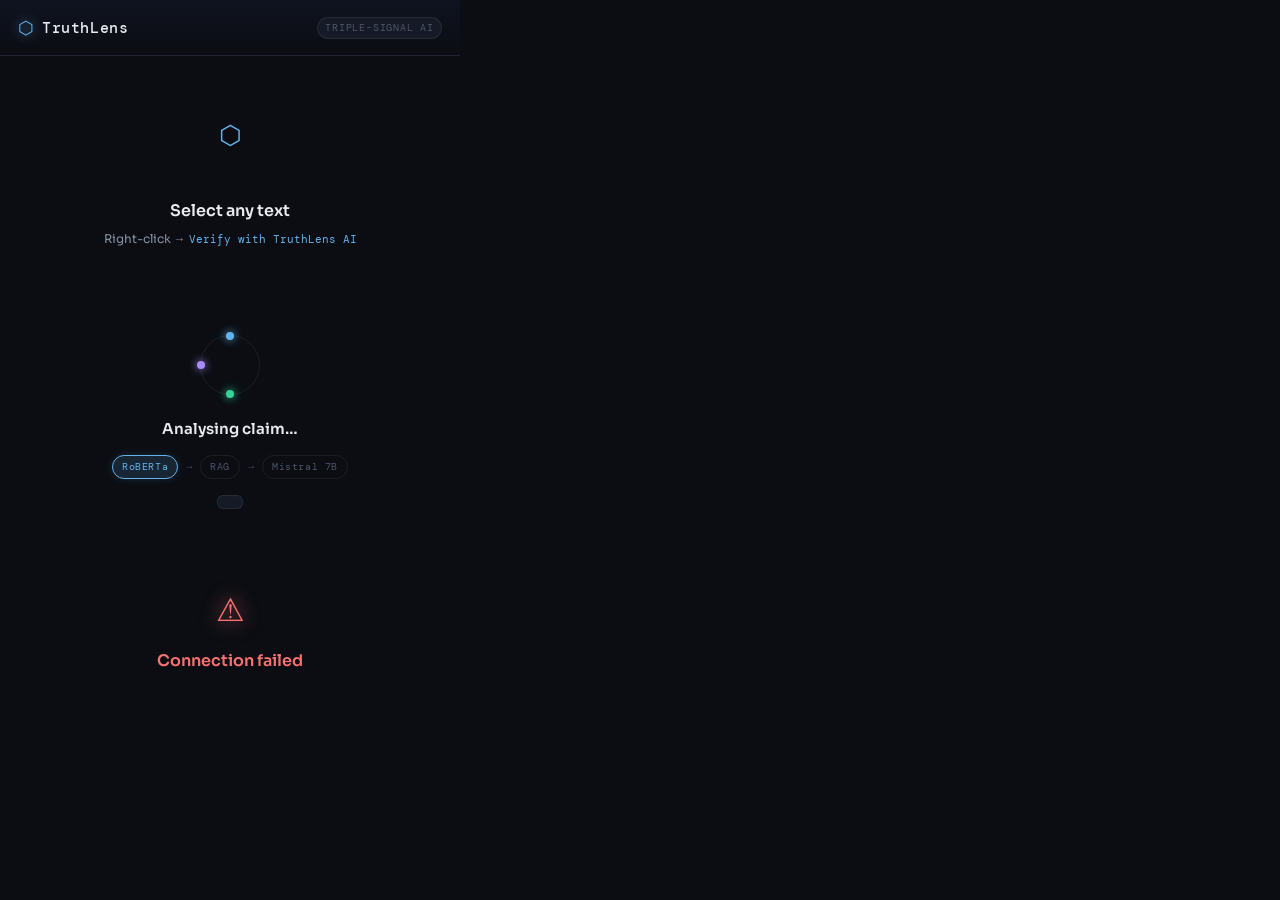
<file: TruthLens_Extension/popup.html>
<!DOCTYPE html>
<html lang="en">
<head>
  <meta charset="UTF-8" />
  <meta name="viewport" content="width=device-width, initial-scale=1.0" />
  <title>TruthLens</title>
  <link rel="stylesheet" href="style.css" />
</head>
<body>

  <!-- ── Header ─────────────────────────────────────────────────────────── -->
  <header class="header">
    <div class="logo">
      <span class="logo-icon">⬡</span>
      <span class="logo-text">TruthLens</span>
    </div>
    <span class="logo-tag">Triple-Signal AI</span>
  </header>

  <!-- ── Idle state (no claim yet) ─────────────────────────────────────── -->
  <section id="state-idle" class="state active">
    <div class="idle-art">
      <div class="idle-ring r1"></div>
      <div class="idle-ring r2"></div>
      <div class="idle-ring r3"></div>
      <span class="idle-icon">⬡</span>
    </div>
    <p class="idle-title">Select any text</p>
    <p class="idle-sub">Right-click → <em>Verify with TruthLens AI</em></p>
  </section>

  <!-- ── Loading state ─────────────────────────────────────────────────── -->
  <section id="state-loading" class="state">
    <div class="loader-wrap">
      <div class="loader-orbit">
        <div class="loader-dot d1"></div>
        <div class="loader-dot d2"></div>
        <div class="loader-dot d3"></div>
      </div>
    </div>
    <p class="loading-title">Analysing claim…</p>
    <div class="loading-steps">
      <span class="step active" id="step-roberta">RoBERTa</span>
      <span class="step-sep">→</span>
      <span class="step" id="step-rag">RAG</span>
      <span class="step-sep">→</span>
      <span class="step" id="step-mistral">Mistral 7B</span>
    </div>
    <p class="claim-preview" id="loading-claim"></p>
  </section>

  <!-- ── Error state ───────────────────────────────────────────────────── -->
  <section id="state-error" class="state">
    <div class="error-icon">⚠</div>
    <p class="error-title">Connection failed</p>
    <p class="error-msg" id="error-text"></p>
    <p class="error-hint">Make sure <code>python src/api/app.py</code> is running on port 5000.</p>
    <button class="btn-retry" id="btn-retry">Retry</button>
  </section>

  <!-- ── Result state ──────────────────────────────────────────────────── -->
  <section id="state-result" class="state">

    <!-- Claim -->
    <div class="claim-box">
      <span class="claim-label">CLAIM</span>
      <p class="claim-text" id="result-claim"></p>
    </div>

    <!-- Verdict banner -->
    <div class="verdict-banner" id="verdict-banner">
      <div class="verdict-glow" id="verdict-glow"></div>
      <span class="verdict-icon" id="verdict-icon"></span>
      <div class="verdict-body">
        <span class="verdict-label" id="verdict-label"></span>
        <span class="verdict-sub"  id="verdict-sub"></span>
      </div>
      <span class="verdict-conf" id="verdict-conf"></span>
    </div>

    <!-- RoBERTa signal -->
    <div class="signal-row">
      <span class="signal-name">RoBERTa</span>
      <span class="signal-val" id="roberta-label"></span>
      <div class="conf-bar-wrap">
        <div class="conf-bar" id="roberta-bar"></div>
      </div>
      <span class="conf-pct" id="roberta-pct"></span>
    </div>

    <!-- Manipulation risk -->
    <div class="risk-card" id="risk-card">
      <div class="risk-header">
        <span class="risk-title">Manipulation Risk</span>
        <span class="risk-badge" id="risk-badge"></span>
      </div>
      <p class="risk-reason" id="risk-reason"></p>
      <div class="risk-bar-wrap">
        <div class="risk-fill" id="risk-fill"></div>
      </div>
    </div>

    <!-- AI Reasoning -->
    <div class="section-block">
      <div class="section-header">
        <span class="section-icon">🤖</span>
        <span class="section-title">AI Reasoning</span>
      </div>
      <p class="section-body" id="ai-reasoning"></p>
    </div>

    <!-- Counter-narrative -->
    <div class="section-block counter-block">
      <div class="section-header">
        <span class="section-icon">💡</span>
        <span class="section-title">Counter-Narrative</span>
      </div>
      <p class="section-body" id="counter-narrative"></p>
    </div>

    <!-- Sources -->
    <div class="section-block" id="sources-block">
      <div class="section-header">
        <span class="section-icon">🌐</span>
        <span class="section-title">Sources</span>
      </div>
      <ul class="sources-list" id="sources-list"></ul>
    </div>

    <!-- Footer actions -->
    <div class="result-footer">
      <button class="btn-new" id="btn-new">← New check</button>
      <button class="btn-copy" id="btn-copy">Copy report</button>
    </div>

  </section>

  <script src="popup.js"></script>
</body>
</html>
</file>
<file: TruthLens_Extension/style.css>
@import url('https://fonts.googleapis.com/css2?family=DM+Mono:ital,wght@0,300;0,400;0,500;1,400&family=Sora:wght@300;400;500;600;700&display=swap');

/* ── Reset & base ─────────────────────────────────────────────────────────── */
*, *::before, *::after { box-sizing: border-box; margin: 0; padding: 0; }

:root {
  --bg:          #0b0d12;
  --bg-surface:  #111420;
  --bg-card:     #161a26;
  --bg-card2:    #1c2132;
  --border:      rgba(255,255,255,0.07);
  --border-glow: rgba(99,179,237,0.25);

  --text-primary:   #e8eaf0;
  --text-secondary: #8892a4;
  --text-muted:     #4e5669;
  --text-mono:      #a8b4c8;

  --accent:      #63b3ed;
  --accent-dim:  rgba(99,179,237,0.15);

  /* verdict palette */
  --c-verified:    #34d399;
  --c-fake:        #f87171;
  --c-partial:     #fb923c;
  --c-misleading:  #fbbf24;
  --c-unsupported: #94a3b8;
  --c-fabricated:  #e879f9;

  /* risk */
  --risk-low:    #34d399;
  --risk-medium: #fbbf24;
  --risk-high:   #f87171;

  --radius-sm: 6px;
  --radius-md: 10px;
  --radius-lg: 14px;

  --font-mono: 'DM Mono', monospace;
  --font-body: 'Sora', sans-serif;
}

html { overflow-x: hidden; }

body {
  width: 460px;
  min-height: 200px;
  max-height: 680px;
  overflow-y: auto;
  overflow-x: hidden;
  background: var(--bg);
  color: var(--text-primary);
  font-family: var(--font-body);
  font-size: 13px;
  line-height: 1.6;
  scrollbar-width: thin;
  scrollbar-color: var(--bg-card2) transparent;
}

body::-webkit-scrollbar { width: 4px; }
body::-webkit-scrollbar-track { background: transparent; }
body::-webkit-scrollbar-thumb { background: var(--bg-card2); border-radius: 2px; }

/* ── Header ───────────────────────────────────────────────────────────────── */
.header {
  display: flex;
  align-items: center;
  justify-content: space-between;
  padding: 14px 18px 12px;
  border-bottom: 1px solid var(--border);
  background: linear-gradient(180deg, #0f1320 0%, var(--bg) 100%);
  position: sticky;
  top: 0;
  z-index: 10;
}

.logo {
  display: flex;
  align-items: center;
  gap: 8px;
}

.logo-icon {
  font-size: 18px;
  color: var(--accent);
  filter: drop-shadow(0 0 6px var(--accent));
  animation: pulse-icon 3s ease-in-out infinite;
}

@keyframes pulse-icon {
  0%, 100% { filter: drop-shadow(0 0 6px var(--accent)); }
  50%       { filter: drop-shadow(0 0 12px var(--accent)); }
}

.logo-text {
  font-family: var(--font-mono);
  font-size: 15px;
  font-weight: 500;
  letter-spacing: 0.04em;
  color: var(--text-primary);
}

.logo-tag {
  font-family: var(--font-mono);
  font-size: 10px;
  color: var(--text-muted);
  letter-spacing: 0.08em;
  text-transform: uppercase;
  background: var(--bg-card);
  border: 1px solid var(--border);
  padding: 2px 7px;
  border-radius: 20px;
}

/* ── States ───────────────────────────────────────────────────────────────── */
.state { display: none; }
.state.active { display: block; animation: fade-in 0.3s ease; }

@keyframes fade-in {
  from { opacity: 0; transform: translateY(6px); }
  to   { opacity: 1; transform: translateY(0); }
}

/* ── Idle ─────────────────────────────────────────────────────────────────── */
#state-idle {
  display: flex;
  flex-direction: column;
  align-items: center;
  padding: 40px 20px 48px;
  gap: 0;
}

#state-idle.active { display: flex; }

.idle-art {
  position: relative;
  width: 80px;
  height: 80px;
  margin-bottom: 22px;
  display: flex;
  align-items: center;
  justify-content: center;
}

.idle-ring {
  position: absolute;
  border-radius: 50%;
  border: 1px solid var(--accent);
  opacity: 0;
  animation: idle-expand 3s ease-out infinite;
}

.idle-ring.r1 { width: 80px; height: 80px; animation-delay: 0s; }
.idle-ring.r2 { width: 60px; height: 60px; animation-delay: 0.6s; }
.idle-ring.r3 { width: 40px; height: 40px; animation-delay: 1.2s; }

@keyframes idle-expand {
  0%   { transform: scale(0.5); opacity: 0.6; }
  100% { transform: scale(1.4); opacity: 0; }
}

.idle-icon {
  font-size: 26px;
  color: var(--accent);
  position: relative;
  z-index: 1;
}

.idle-title {
  font-size: 16px;
  font-weight: 600;
  color: var(--text-primary);
  margin-bottom: 6px;
}

.idle-sub {
  font-size: 12px;
  color: var(--text-secondary);
  text-align: center;
}

.idle-sub em {
  font-style: normal;
  color: var(--accent);
  font-family: var(--font-mono);
  font-size: 11px;
}

/* ── Loading ──────────────────────────────────────────────────────────────── */
#state-loading {
  display: flex;
  flex-direction: column;
  align-items: center;
  padding: 36px 20px 40px;
  gap: 0;
}

#state-loading.active { display: flex; }

.loader-wrap {
  width: 64px;
  height: 64px;
  margin-bottom: 20px;
  position: relative;
  display: flex;
  align-items: center;
  justify-content: center;
}

.loader-orbit {
  width: 60px;
  height: 60px;
  border-radius: 50%;
  border: 1.5px solid var(--border);
  position: relative;
  animation: orbit-spin 2s linear infinite;
}

@keyframes orbit-spin { to { transform: rotate(360deg); } }

.loader-dot {
  position: absolute;
  width: 8px;
  height: 8px;
  border-radius: 50%;
  background: var(--accent);
  box-shadow: 0 0 8px var(--accent);
  top: -4px;
  left: calc(50% - 4px);
}

.loader-dot.d2 {
  background: #a78bfa;
  box-shadow: 0 0 8px #a78bfa;
  top: calc(50% - 4px);
  left: -4px;
  animation: none;
}

.loader-dot.d3 {
  background: #34d399;
  box-shadow: 0 0 8px #34d399;
  top: calc(100% - 4px);
  left: calc(50% - 4px);
  animation: none;
}

.loading-title {
  font-size: 15px;
  font-weight: 600;
  margin-bottom: 14px;
}

.loading-steps {
  display: flex;
  align-items: center;
  gap: 6px;
  margin-bottom: 16px;
}

.step {
  font-family: var(--font-mono);
  font-size: 10px;
  letter-spacing: 0.06em;
  color: var(--text-muted);
  padding: 3px 9px;
  border-radius: 20px;
  border: 1px solid var(--border);
  transition: all 0.4s ease;
}

.step.active {
  color: var(--accent);
  border-color: var(--accent);
  background: var(--accent-dim);
  box-shadow: 0 0 10px var(--accent-dim);
}

.step-sep { color: var(--text-muted); font-size: 10px; }

.claim-preview {
  font-family: var(--font-mono);
  font-size: 11px;
  color: var(--text-secondary);
  text-align: center;
  max-width: 360px;
  overflow: hidden;
  text-overflow: ellipsis;
  white-space: nowrap;
  padding: 6px 12px;
  background: var(--bg-card);
  border-radius: var(--radius-sm);
  border: 1px solid var(--border);
}

/* ── Error ────────────────────────────────────────────────────────────────── */
#state-error {
  display: flex;
  flex-direction: column;
  align-items: center;
  padding: 36px 24px 40px;
  gap: 0;
  text-align: center;
}

#state-error.active { display: flex; }

.error-icon {
  font-size: 32px;
  margin-bottom: 12px;
  color: var(--c-fake);
  filter: drop-shadow(0 0 10px var(--c-fake));
}

.error-title {
  font-size: 16px;
  font-weight: 600;
  margin-bottom: 8px;
  color: var(--c-fake);
}

.error-msg {
  font-family: var(--font-mono);
  font-size: 11px;
  color: var(--text-secondary);
  margin-bottom: 10px;
  max-width: 360px;
}

.error-hint {
  font-size: 11px;
  color: var(--text-muted);
  margin-bottom: 20px;
}

.error-hint code {
  font-family: var(--font-mono);
  color: var(--accent);
  background: var(--accent-dim);
  padding: 1px 5px;
  border-radius: 3px;
}

.btn-retry {
  font-family: var(--font-mono);
  font-size: 12px;
  padding: 8px 22px;
  background: transparent;
  border: 1px solid var(--c-fake);
  color: var(--c-fake);
  border-radius: var(--radius-sm);
  cursor: pointer;
  transition: all 0.2s;
}

.btn-retry:hover {
  background: rgba(248,113,113,0.12);
  box-shadow: 0 0 12px rgba(248,113,113,0.2);
}

/* ── Result ───────────────────────────────────────────────────────────────── */
#state-result { padding: 14px 16px 20px; }
#state-result.active { display: block; }

/* Claim box */
.claim-box {
  background: var(--bg-card);
  border: 1px solid var(--border);
  border-radius: var(--radius-md);
  padding: 10px 14px;
  margin-bottom: 12px;
}

.claim-label {
  font-family: var(--font-mono);
  font-size: 9px;
  letter-spacing: 0.12em;
  color: var(--text-muted);
  text-transform: uppercase;
  display: block;
  margin-bottom: 4px;
}

.claim-text {
  font-size: 12px;
  color: var(--text-secondary);
  line-height: 1.5;
  display: -webkit-box;
  -webkit-box-orient: vertical;
  -webkit-line-clamp: 3;
  overflow: hidden;
}

/* Verdict banner */
.verdict-banner {
  position: relative;
  display: flex;
  align-items: center;
  gap: 12px;
  padding: 14px 16px;
  border-radius: var(--radius-lg);
  border: 1px solid var(--border);
  margin-bottom: 12px;
  overflow: hidden;
}

.verdict-glow {
  position: absolute;
  inset: 0;
  opacity: 0.08;
  pointer-events: none;
}

.verdict-icon {
  font-size: 24px;
  flex-shrink: 0;
  filter: drop-shadow(0 0 6px currentColor);
}

.verdict-body {
  flex: 1;
  display: flex;
  flex-direction: column;
  gap: 2px;
}

.verdict-label {
  font-family: var(--font-mono);
  font-size: 13px;
  font-weight: 500;
  letter-spacing: 0.04em;
}

.verdict-sub {
  font-size: 11px;
  color: var(--text-secondary);
}

.verdict-conf {
  font-family: var(--font-mono);
  font-size: 11px;
  color: var(--text-muted);
  flex-shrink: 0;
}

/* RoBERTa signal */
.signal-row {
  display: flex;
  align-items: center;
  gap: 8px;
  padding: 8px 12px;
  background: var(--bg-card);
  border: 1px solid var(--border);
  border-radius: var(--radius-sm);
  margin-bottom: 10px;
}

.signal-name {
  font-family: var(--font-mono);
  font-size: 10px;
  color: var(--text-muted);
  letter-spacing: 0.06em;
  width: 52px;
  flex-shrink: 0;
}

.signal-val {
  font-family: var(--font-mono);
  font-size: 11px;
  font-weight: 500;
  width: 36px;
  flex-shrink: 0;
}

.conf-bar-wrap {
  flex: 1;
  height: 4px;
  background: var(--bg-card2);
  border-radius: 2px;
  overflow: hidden;
}

.conf-bar {
  height: 100%;
  border-radius: 2px;
  transition: width 0.8s cubic-bezier(0.16, 1, 0.3, 1);
  width: 0%;
}

.conf-pct {
  font-family: var(--font-mono);
  font-size: 10px;
  color: var(--text-muted);
  width: 30px;
  text-align: right;
  flex-shrink: 0;
}

/* Risk card */
.risk-card {
  background: var(--bg-card);
  border: 1px solid var(--border);
  border-radius: var(--radius-md);
  padding: 10px 12px;
  margin-bottom: 10px;
}

.risk-header {
  display: flex;
  align-items: center;
  justify-content: space-between;
  margin-bottom: 6px;
}

.risk-title {
  font-family: var(--font-mono);
  font-size: 10px;
  letter-spacing: 0.08em;
  color: var(--text-muted);
  text-transform: uppercase;
}

.risk-badge {
  font-family: var(--font-mono);
  font-size: 9px;
  letter-spacing: 0.08em;
  text-transform: uppercase;
  padding: 2px 8px;
  border-radius: 20px;
  border: 1px solid currentColor;
  font-weight: 500;
}

.risk-reason {
  font-size: 11px;
  color: var(--text-secondary);
  margin-bottom: 8px;
  line-height: 1.5;
}

.risk-bar-wrap {
  height: 3px;
  background: var(--bg-card2);
  border-radius: 2px;
  overflow: hidden;
}

.risk-fill {
  height: 100%;
  border-radius: 2px;
  transition: width 0.8s cubic-bezier(0.16, 1, 0.3, 1);
  width: 0%;
}

/* Section blocks */
.section-block {
  background: var(--bg-card);
  border: 1px solid var(--border);
  border-radius: var(--radius-md);
  padding: 10px 12px;
  margin-bottom: 10px;
}

.counter-block {
  background: var(--bg-card2);
  border-color: rgba(99,179,237,0.12);
}

.section-header {
  display: flex;
  align-items: center;
  gap: 6px;
  margin-bottom: 8px;
}

.section-icon { font-size: 13px; }

.section-title {
  font-family: var(--font-mono);
  font-size: 10px;
  letter-spacing: 0.09em;
  text-transform: uppercase;
  color: var(--text-muted);
}

.section-body {
  font-size: 12px;
  color: var(--text-secondary);
  line-height: 1.65;
}

/* Sources */
.sources-list {
  list-style: none;
  display: flex;
  flex-direction: column;
  gap: 5px;
}

.sources-list li a {
  display: flex;
  align-items: center;
  gap: 6px;
  font-family: var(--font-mono);
  font-size: 11px;
  color: var(--accent);
  text-decoration: none;
  padding: 5px 8px;
  border-radius: var(--radius-sm);
  background: var(--accent-dim);
  transition: all 0.15s;
  overflow: hidden;
  white-space: nowrap;
  text-overflow: ellipsis;
}

.sources-list li a:hover {
  background: rgba(99,179,237,0.2);
  box-shadow: 0 0 10px var(--accent-dim);
}

.source-domain {
  color: var(--text-muted);
  font-size: 10px;
  flex-shrink: 0;
}

/* Footer actions */
.result-footer {
  display: flex;
  gap: 8px;
  margin-top: 14px;
}

.btn-new, .btn-copy {
  flex: 1;
  font-family: var(--font-mono);
  font-size: 11px;
  letter-spacing: 0.04em;
  padding: 9px 14px;
  border-radius: var(--radius-sm);
  cursor: pointer;
  transition: all 0.2s;
  border: 1px solid var(--border);
}

.btn-new {
  background: transparent;
  color: var(--text-secondary);
}

.btn-new:hover {
  background: var(--bg-card2);
  color: var(--text-primary);
}

.btn-copy {
  background: var(--accent-dim);
  color: var(--accent);
  border-color: rgba(99,179,237,0.3);
}

.btn-copy:hover {
  background: rgba(99,179,237,0.2);
  box-shadow: 0 0 12px var(--accent-dim);
}

/* ── Verdict color themes ──────────────────────────────────────────────────── */
.verdict-verified   { --v: var(--c-verified);    color: var(--c-verified); }
.verdict-fake       { --v: var(--c-fake);         color: var(--c-fake); }
.verdict-partial    { --v: var(--c-partial);      color: var(--c-partial); }
.verdict-misleading { --v: var(--c-misleading);   color: var(--c-misleading); }
.verdict-unsupported{ --v: var(--c-unsupported);  color: var(--c-unsupported); }
.verdict-fabricated { --v: var(--c-fabricated);   color: var(--c-fabricated); }
</file>
